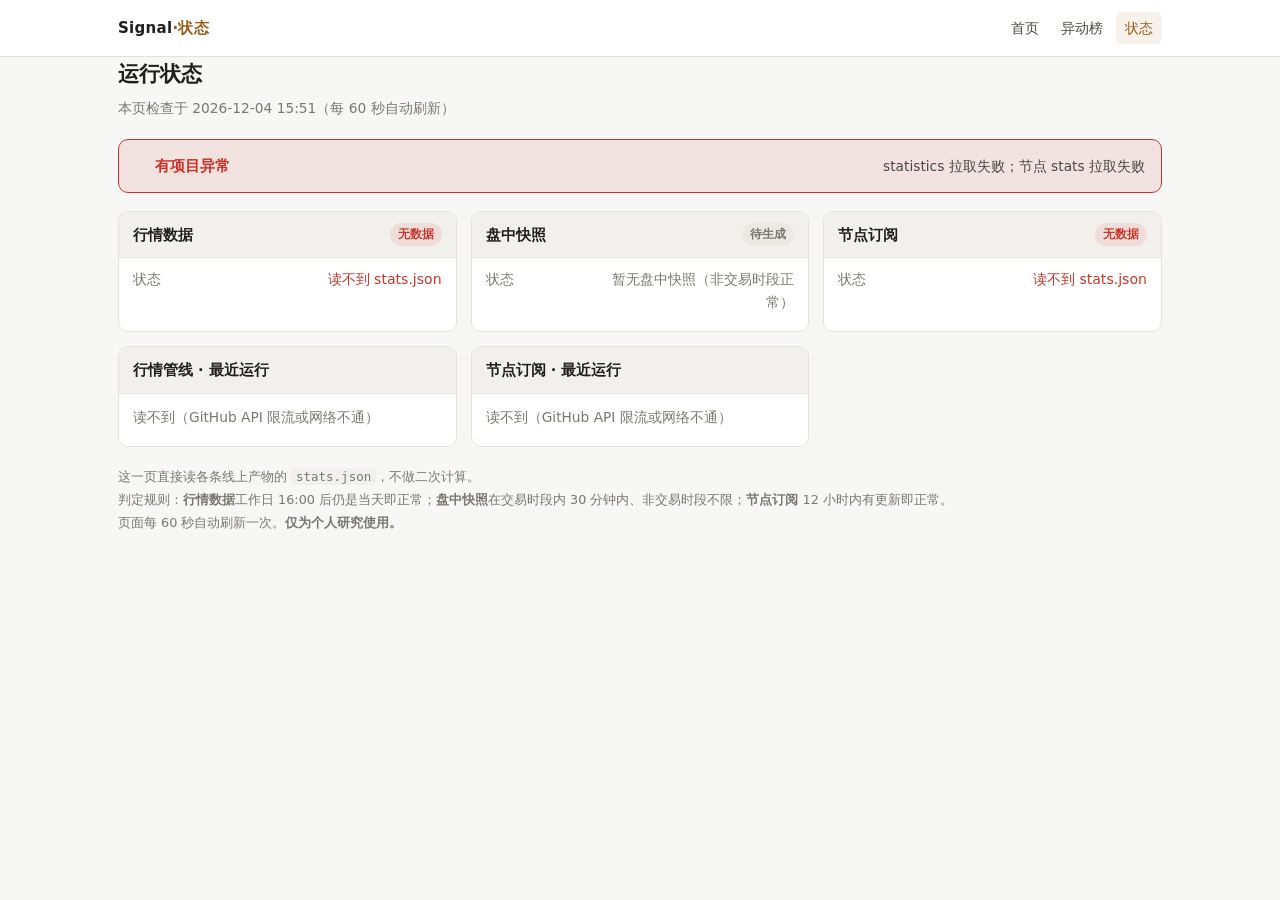
<file: status.html>
<!DOCTYPE html>
<html lang="zh-CN">
<head>
<meta charset="utf-8">
<meta name="viewport" content="width=device-width, initial-scale=1">
<link rel="manifest" href="manifest.json">
<link rel="apple-touch-icon" href="assets/apple-touch-icon.png">
<meta name="theme-color" content="#f7f7f5">
<meta name="apple-mobile-web-app-capable" content="yes">
<meta name="apple-mobile-web-app-title" content="Signal">
<title>运行状态 · Signal</title>
<!--
  运行状态页 · 纯静态、自包含
  数据源：
    https://ag.1211.cc.cd/sig/stats.json     行情管线（tel9980/signal-data）
    https://ag.1211.cc.cd/intraday/stats.json 盘中快照
    https://ag.1211.cc.cd/sub/stats.json     节点订阅（tel9980/CFnodes）
    https://api.github.com/repos/.../actions/runs  最近的 Actions 运行
  任何一个源挂掉都只影响自己那一块，不会让整页白屏。
-->
<style>
  :root {
    --ground: #f7f7f5; --panel: #ffffff; --panel-subtle: #f1f0ec; --panel-hover: #ebe9e3;
    --ink: #1f1f1d; --ink-2: #4a4843; --ink-3: #7a776f;
    --line: #e6e3dd; --line-strong: #d4d0c8;
    --accent: #9a5b18; --accent-bg: rgba(154, 91, 24, 0.08); --accent-border: rgba(154, 91, 24, 0.28);
    --rise: #c9352b; --fall: #1e8e5a;
    --ok: #1e8e5a; --ok-bg: rgba(30, 142, 90, 0.1);
    --warn: #a87516; --warn-bg: rgba(168, 117, 22, 0.12);
    --bad: #c9352b; --bad-bg: rgba(201, 53, 43, 0.1);
  }
  @media (prefers-color-scheme: dark) {
    :root {
      --ground: #16150f; --panel: #1e1d18; --panel-subtle: #24231d; --panel-hover: #2b2a23;
      --ink: #ece9e0; --ink-2: #c3bfb3; --ink-3: #918d81;
      --line: #302e26; --line-strong: #403d33;
      --accent: #e0a75c; --accent-bg: rgba(224, 167, 92, 0.12); --accent-border: rgba(224, 167, 92, 0.32);
      --ok: #4bbb84; --ok-bg: rgba(75, 187, 132, 0.12);
      --warn: #e0b45c; --warn-bg: rgba(224, 180, 92, 0.12);
      --bad: #f0736a; --bad-bg: rgba(240, 115, 106, 0.12);
    }
  }
  * { box-sizing: border-box; }
  body {
    margin: 0; background: var(--ground); color: var(--ink);
    font-family: -apple-system, BlinkMacSystemFont, "PingFang SC", "Hiragino Sans GB", "Microsoft YaHei", system-ui, sans-serif;
    font-size: 15px; line-height: 1.6; -webkit-font-smoothing: antialiased;
  }
  a { color: var(--accent); text-decoration: none; }
  .num { font-variant-numeric: tabular-nums; font-feature-settings: "tnum"; }
  .t-muted { color: var(--ink-3); }

  header { border-bottom: 1px solid var(--line); background: var(--panel); position: sticky; top: 0; z-index: 10; }
  .wrap { max-width: 1080px; margin: 0 auto; padding: 0 18px; }
  .head-in { display: flex; align-items: center; gap: 14px; height: 56px; }
  .brand { font-weight: 700; letter-spacing: .02em; color: var(--ink); }
  .brand span { color: var(--accent); }
  .head-in nav { margin-left: auto; display: flex; gap: 4px; flex-wrap: wrap; }
  .head-in nav a { color: var(--ink-2); font-size: .88rem; padding: 5px 9px; border-radius: 6px; }
  .head-in nav a:hover { background: var(--panel-subtle); color: var(--ink); }
  .head-in nav a.on { background: var(--accent-bg); color: var(--accent); }

  main { padding: 26px 0 60px; }
  h1 { font-size: 1.32rem; margin: 0 0 6px; }
  .sub { color: var(--ink-3); font-size: .86rem; margin: 0 0 20px; }

  .verdict {
    display: flex; align-items: center; gap: 10px; padding: 14px 16px; border-radius: 10px;
    border: 1px solid var(--line-strong); background: var(--panel); margin-bottom: 18px; font-weight: 600;
  }
  .verdict .dot { width: 10px; height: 10px; border-radius: 50%; flex: none; }
  .verdict.ok { background: var(--ok-bg); border-color: var(--ok); color: var(--ok); }
  .verdict.warn { background: var(--warn-bg); border-color: var(--warn); color: var(--warn); }
  .verdict.bad { background: var(--bad-bg); border-color: var(--bad); color: var(--bad); }
  .verdict .why { font-weight: 400; font-size: .86rem; color: var(--ink-2); margin-left: auto; text-align: right; }

  .grid { display: grid; grid-template-columns: repeat(auto-fit, minmax(300px, 1fr)); gap: 14px; }
  .card { background: var(--panel); border: 1px solid var(--line); border-radius: 10px; overflow: hidden; }
  .card h2 { font-size: .92rem; margin: 0; padding: 11px 14px; border-bottom: 1px solid var(--line); background: var(--panel-subtle); font-weight: 600; display: flex; gap: 8px; align-items: center; }
  .card h2 .badge { margin-left: auto; font-size: .74rem; font-weight: 600; padding: 2px 8px; border-radius: 999px; }
  .badge.ok { color: var(--ok); background: var(--ok-bg); }
  .badge.warn { color: var(--warn); background: var(--warn-bg); }
  .badge.bad { color: var(--bad); background: var(--bad-bg); }
  .badge.idle { color: var(--ink-3); background: var(--panel-hover); }
  .rows { padding: 4px 14px 12px; }
  .row { display: flex; gap: 12px; padding: 6px 0; border-bottom: 1px dashed var(--line); font-size: .88rem; }
  .row:last-child { border-bottom: none; }
  .row .k { color: var(--ink-3); flex: none; min-width: 92px; }
  .row .v { margin-left: auto; text-align: right; }

  .runs { padding: 6px 14px 12px; }
  .run { display: flex; gap: 8px; align-items: baseline; padding: 6px 0; border-bottom: 1px dashed var(--line); font-size: .86rem; }
  .run:last-child { border-bottom: none; }
  .run .st { font-size: .78rem; font-weight: 600; flex: none; width: 52px; }
  .run .st.success { color: var(--ok); }
  .run .st.failure { color: var(--bad); }
  .run .st.cancelled, .run .st.skipped { color: var(--warn); }
  .run .st.in_progress, .run .st.queued { color: var(--accent); }
  .run .t { color: var(--ink-3); margin-left: auto; flex: none; }

  footer { color: var(--ink-3); font-size: .8rem; padding: 18px 0 40px; line-height: 1.8; }
  footer code { background: var(--panel-subtle); padding: 1px 5px; border-radius: 4px; font-size: .78rem; }
  @media (max-width: 640px) { .verdict .why { display: none; } }
</style>
</head>
<body>
<header>
  <div class="wrap head-in">
    <a href="index.html" class="brand">Signal<span>·状态</span></a>
    <nav>
      <a href="index.html">首页</a>
      <a href="live.html">异动榜</a>
      <a href="status.html" class="on">状态</a>
    </nav>
  </div>
</header>

<main class="wrap">
  <h1>运行状态</h1>
  <p class="sub" id="meta">正在检查…</p>

  <div class="verdict" id="verdict">
    <span class="dot" style="background:var(--ink-3)"></span><span>检查中…</span>
  </div>

  <div class="grid">
    <section class="card">
      <h2>行情数据<span class="badge idle" id="b-quote">—</span></h2>
      <div class="rows" id="r-quote"><div class="row"><span class="k t-muted">加载中…</span></div></div>
    </section>

    <section class="card">
      <h2>盘中快照<span class="badge idle" id="b-intra">—</span></h2>
      <div class="rows" id="r-intra"><div class="row"><span class="k t-muted">加载中…</span></div></div>
    </section>

    <section class="card">
      <h2>节点订阅<span class="badge idle" id="b-sub">—</span></h2>
      <div class="rows" id="r-sub"><div class="row"><span class="k t-muted">加载中…</span></div></div>
    </section>

    <section class="card">
      <h2>行情管线 · 最近运行</h2>
      <div class="runs" id="runs-sig"><div class="run t-muted">加载中…</div></div>
    </section>

    <section class="card">
      <h2>节点订阅 · 最近运行</h2>
      <div class="runs" id="runs-sub"><div class="run t-muted">加载中…</div></div>
    </section>
  </div>

  <footer>
    这一页直接读各条线上产物的 <code>stats.json</code>，不做二次计算。<br>
    判定规则：<b>行情数据</b>工作日 16:00 后仍是当天即正常；<b>盘中快照</b>在交易时段内 30 分钟内、非交易时段不限；<b>节点订阅</b> 12 小时内有更新即正常。<br>
    页面每 60 秒自动刷新一次。<b>仅为个人研究使用。</b>
  </footer>
</main>

<script>
(function () {
  var $ = function (id) { return document.getElementById(id); };
  var esc = function (s) {
    return String(s == null ? '' : s).replace(/[<>&"']/g, function (c) {
      return { '<': '&lt;', '>': '&gt;', '&': '&amp;', '"': '&quot;', "'": '&#39;' }[c];
    });
  };
  var PROXY = 'https://ag.1211.cc.cd';
  var RAW = 'https://raw.githubusercontent.com';

  function fetchJson(urls, ms) {
    var i = 0;
    function next(lastErr) {
      if (i >= urls.length) return Promise.reject(lastErr || new Error('all failed'));
      var url = urls[i++];
      var ctl = (typeof AbortController !== 'undefined') ? new AbortController() : null;
      var timer = ctl ? setTimeout(function () { ctl.abort(); }, ms || 8000) : null;
      var opt = { cache: 'no-store' };
      if (ctl) opt.signal = ctl.signal;
      return fetch(url, opt).then(function (r) {
        if (timer) clearTimeout(timer);
        if (!r.ok) throw new Error('HTTP ' + r.status);
        return r.json();
      }).catch(function (e) { if (timer) clearTimeout(timer); return next(e); });
    }
    return next(null);
  }

  // "2026-11-08 15:35" / "2026-11-08T07:35:26+00:00" → Date（前者按北京时间理解）
  function parseTime(v) {
    if (!v) return null;
    var s = String(v).trim();
    var m = s.match(/^(\d{4})-(\d{2})-(\d{2})[ T](\d{2}):(\d{2})/);
    if (!m) return null;
    if (/[+-]\d{2}:?\d{2}|Z$/.test(s)) return new Date(s);          // 带时区，直接解析
    return new Date(+m[1], +m[2] - 1, +m[3], +m[4], +m[5]);         // 不带时区 = 北京时间（浏览器本地）
  }
  function ago(d) {
    if (!d) return '—';
    var s = (Date.now() - d.getTime()) / 1000;
    if (s < 0) return '刚刚';
    if (s < 90) return Math.round(s) + ' 秒前';
    if (s < 5400) return Math.round(s / 60) + ' 分钟前';
    if (s < 36 * 3600) return (s / 3600).toFixed(1) + ' 小时前';
    return Math.round(s / 86400) + ' 天前';
  }
  function hhmm(d) {
    if (!d) return '—';
    var p = function (n) { return (n < 10 ? '0' : '') + n; };
    return d.getFullYear() + '-' + p(d.getMonth() + 1) + '-' + p(d.getDate()) + ' ' + p(d.getHours()) + ':' + p(d.getMinutes());
  }
  function isTradingTime(now) {
    var wd = now.getDay();
    if (wd === 0 || wd === 6) return false;
    var m = now.getHours() * 60 + now.getMinutes();
    return (m >= 570 && m <= 692) || (m >= 780 && m <= 902);   // 09:30-11:32 / 13:00-15:02
  }
  function afterClose(now) {
    var wd = now.getDay();
    if (wd === 0 || wd === 6) return false;
    return now.getHours() * 60 + now.getMinutes() >= 16 * 60;
  }

  function rows(html) { return html; }
  function row(k, v) { return '<div class="row"><span class="k">' + esc(k) + '</span><span class="v num">' + v + '</span></div>'; }

  var state = { quote: null, intra: null, sub: null };

  function badge(id, level, text) {
    var el = $(id);
    el.className = 'badge ' + level;
    el.textContent = text;
  }

  // ---------- 行情数据 ----------
  function loadQuote() {
    fetchJson([PROXY + '/sig/stats.json',
               RAW + '/tel9980/signal-data/main/out/stats.json'], 8000).then(function (s) {
      var gen = parseTime(s.generated_at_utc);
      var at = gen ? hhmm(gen) : '—';
      var bad = [];
      if (!gen) bad.push('没有生成时间');
      else if (isTradingTime(new Date()) && (Date.now() - gen.getTime()) > 5 * 3600 * 1000) bad.push('交易时段内数据已 ' + ago(gen));
      else if (afterClose(new Date()) && (Date.now() - gen.getTime()) > 6 * 3600 * 1000) bad.push('收盘后未刷新（' + ago(gen) + '）');
      if (s.gate && s.gate.ok === false) bad.push('闸门未通过：' + (s.gate.reason || ''));

      $('r-quote').innerHTML =
        row('最后更新', at + ' <span class="t-muted">(' + ago(gen) + ')</span>') +
        row('覆盖股票', (s.quotes_ok || 0) + ' / ' + (s.universe || 0)) +
        row('派生指标', (s.signals_ok || 0) + ' 只') +
        row('资金流', (s.flow_ok || 0) + ' 只') +
        row('耗时', (s.duration_s == null ? '—' : s.duration_s + ' 秒') +
            (s.mode ? ' <span class="t-muted">(' + esc(s.mode) + (s.shards ? ' · ' + s.shards + ' 片' : '') + ')</span>' : '')) +
        row('闸门', s.gate && s.gate.ok ? '<span style="color:var(--ok)">通过</span>'
                                      : '<span style="color:var(--bad)">' + esc((s.gate && s.gate.reason) || '未知') + '</span>') +
        row('版本', 'eltdx ' + esc(s.eltdx_version || '—'));

      badge('b-quote', bad.length ? 'bad' : 'ok', bad.length ? '异常' : '正常');
      state.quote = bad;
      verdict();
    }).catch(function () {
      $('r-quote').innerHTML = row('状态', '<span style="color:var(--bad)">读不到 stats.json</span>');
      badge('b-quote', 'bad', '无数据');
      state.quote = ['statistics 拉取失败'];
      verdict();
    });
  }

  // ---------- 盘中快照 ----------
  function loadIntra() {
    fetchJson([PROXY + '/intraday/px.json',
               RAW + '/tel9980/signal-data/intraday/out/px.json',
               PROXY + '/sig/px.json'], 8000).then(function (p) {
      var at = parseTime(p.at);
      var n = p.px ? Object.keys(p.px).length : 0;
      var bad = [];
      if (!at) bad.push('没有数据时间');
      else if (isTradingTime(new Date()) && (Date.now() - at.getTime()) > 30 * 60 * 1000) bad.push('交易时段内已 ' + ago(at));

      $('r-intra').innerHTML =
        row('数据时间', hhmm(at) + ' <span class="t-muted">(' + ago(at) + ')</span>') +
        row('股票数', n + ' 只') +
        row('刷新频率', '交易日每 10 分钟') +
        row('用途', '首页现价覆盖（派生指标仍取收盘数据）');

      badge('b-intra', bad.length ? 'warn' : 'ok', bad.length ? '偏旧' : '正常');
      state.intra = bad;
      verdict();
    }).catch(function () {
      $('r-intra').innerHTML = row('状态', '<span class="t-muted">暂无盘中快照（非交易时段正常）</span>');
      badge('b-intra', 'idle', '待生成');
      state.intra = [];
      verdict();
    });
  }

  // ---------- 节点订阅 ----------
  function loadSub() {
    fetchJson([PROXY + '/sub/stats.json',
               RAW + '/tel9980/CFnodes/main/output/stats.json'], 8000).then(function (s) {
      var gen = parseTime(s.generated_at_utc);
      var pr = s.probe || {};
      var bad = [];
      if (!gen) bad.push('没有生成时间');
      else if (Date.now() - gen.getTime() > 14 * 3600 * 1000) bad.push('已 ' + ago(gen) + '未更新（应 12 小时一轮）');

      var proto = s.by_protocol || {};
      var protoTxt = Object.keys(proto).sort(function (a, b) { return proto[b] - proto[a]; })
        .map(function (k) { return k + ' ' + proto[k]; }).join(' · ') || '—';

      $('r-sub').innerHTML =
        row('最后更新', hhmm(gen) + ' <span class="t-muted">(' + ago(gen) + ')</span>') +
        row('可用节点', (s.final || 0) + ' 条') +
        row('探活率', pr.alive_ratio != null ? (pr.alive_ratio * 100).toFixed(1) + '%' +
            ' <span class="t-muted">(' + (pr.tcp_alive || 0) + '/' + (pr.tcp_total || 0) + ')</span>' : '—') +
        row('协议分布', protoTxt) +
        row('去重', '整行 ' + (s.duplicate_lines || 0) + ' · 端点 ' + (s.duplicate_endpoints || 0)) +
        row('耗时', s.duration_s == null ? '—' : s.duration_s + ' 秒');

      badge('b-sub', bad.length ? 'bad' : 'ok', bad.length ? '异常' : '正常');
      state.sub = bad;
      verdict();
    }).catch(function () {
      $('r-sub').innerHTML = row('状态', '<span style="color:var(--bad)">读不到 stats.json</span>');
      badge('b-sub', 'bad', '无数据');
      state.sub = ['节点 stats 拉取失败'];
      verdict();
    });
  }

  // ---------- Actions 最近运行 ----------
  function loadRuns(repo, wf, boxId) {
    var url = 'https://api.github.com/repos/' + repo + '/actions/workflows/' + wf + '/runs?per_page=5';
    fetchJson([url], 9000).then(function (d) {
      var list = (d.workflow_runs || []).slice(0, 5);
      if (!list.length) { $(boxId).innerHTML = '<div class="run t-muted">暂无运行记录</div>'; return; }
      var zh = { success: '成功', failure: '失败', cancelled: '取消', skipped: '跳过', in_progress: '进行中', queued: '排队' };
      $(boxId).innerHTML = list.map(function (r) {
        var t = parseTime(r.created_at);
        var dur = '';
        if (r.run_started_at && r.updated_at && r.status === 'completed') {
          var sec = (new Date(r.updated_at) - new Date(r.run_started_at)) / 1000;
          dur = sec > 0 ? ' · ' + (sec < 90 ? Math.round(sec) + 's' : Math.round(sec / 60) + 'min') : '';
        }
        return '<div class="run"><span class="st ' + esc(r.conclusion || r.status) + '">' +
          esc(zh[r.conclusion] || zh[r.status] || r.conclusion || r.status) + '</span>' +
          '<span>' + esc(r.name || r.display_title || wf) + dur + '</span>' +
          '<span class="t num">' + hhmm(t).slice(5) + '</span></div>';
      }).join('');
    }).catch(function () {
      $(boxId).innerHTML = '<div class="run t-muted">读不到（GitHub API 限流或网络不通）</div>';
    });
  }

  // ---------- 总判定 ----------
  function verdict() {
    var all = [];
    ['quote', 'intra', 'sub'].forEach(function (k) { if (state[k]) all = all.concat(state[k]); });
    var el = $('verdict');
    var dot = '<span class="dot"></span>';
    if (!state.quote && !state.intra && !state.sub) return;
    if (!all.length) {
      el.className = 'verdict ok';
      el.innerHTML = dot + '<span>全部正常</span><span class="why">行情 / 盘中 / 节点都在正常更新</span>';
    } else {
      el.className = 'verdict bad';
      el.innerHTML = dot + '<span>有项目异常</span><span class="why">' + esc(all.join('；')) + '</span>';
    }
  }

  function refresh() {
    $('meta').textContent = '本页检查于 ' + hhmm(new Date()) + '（每 60 秒自动刷新）';
    loadQuote();
    loadIntra();
    loadSub();
    loadRuns('tel9980/signal-data', 'update.yml', 'runs-sig');
    loadRuns('tel9980/CFnodes', 'update.yml', 'runs-sub');
  }

  refresh();
  setInterval(refresh, 60000);
})();
</script>
<script>if("serviceWorker" in navigator){addEventListener("load",function(){navigator.serviceWorker.register("sw.js").catch(function(){})})}</script>
</body>
</html>
</file>
